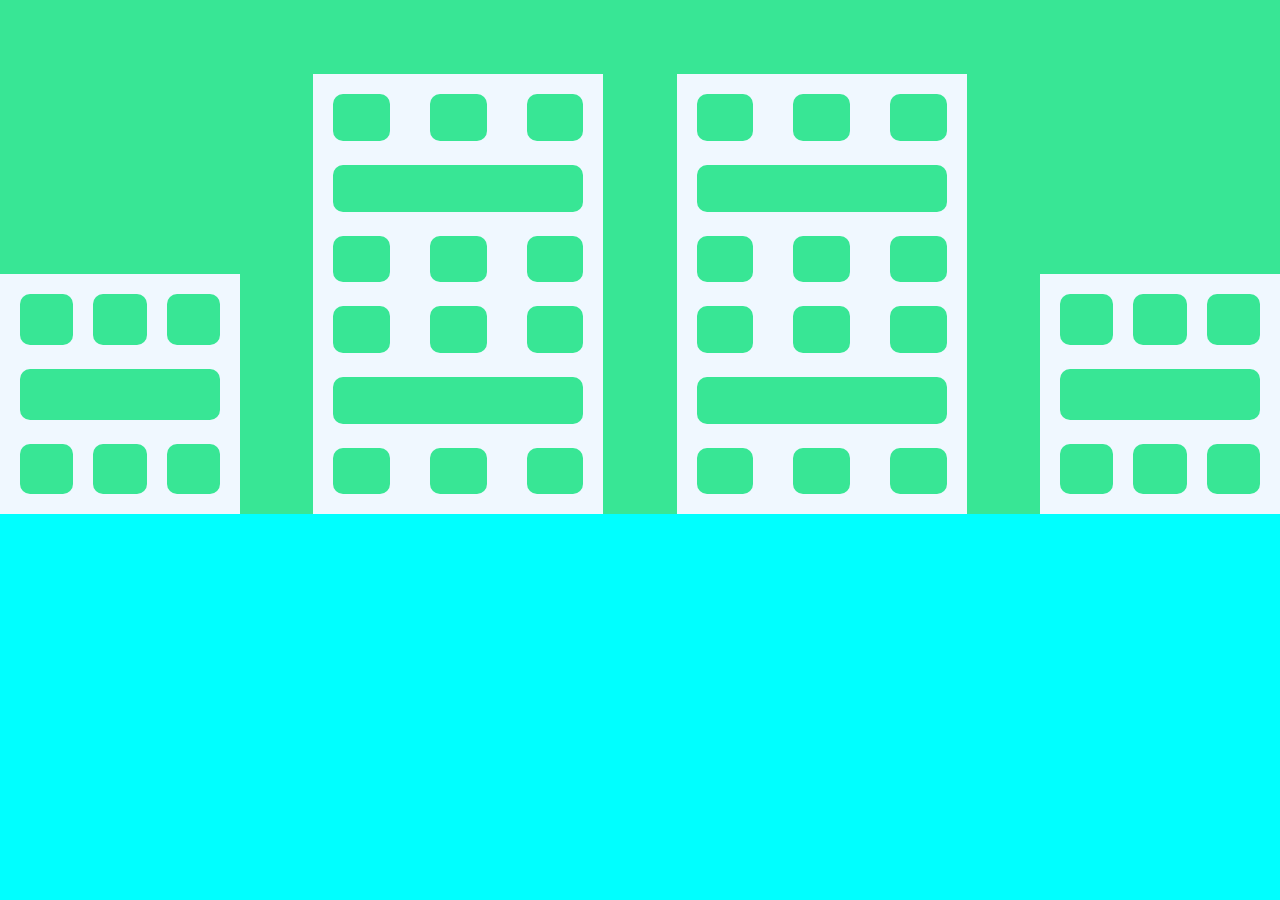
<file: Building/index.html>
<!DOCTYPE html>
<html lang="en">

<head>
    <meta charset="UTF-8">
    <meta http-equiv="X-UA-Compatible" content="IE=edge">
    <meta name="viewport" content="width=device-width, initial-scale=1.0">
    <link rel="stylesheet" href="style.css">
    <title>Document</title>
</head>

<body>
    <div class="container">
        <div class="firstbox">
            <div class="smallbuild">
                <div class="items">
                </div>
                <div class="items">
                </div>
                <div class="items">
                </div>
                <div class="items span-3">
                </div>
                <div class="items">
                </div>
                <div class="items">
                </div>
                <div class="items">
                </div>
            </div>
            <div class="bigbuild">
                <div class="items">
                </div>
                <div class="items">
                </div>
                <div class="items">
                </div>
                <div class="items span-3">
                </div>
                <div class="items">
                </div>
                <div class="items">
                </div>
                <div class="items">
                </div>
                <div class="items">
                </div>
                <div class="items">
                </div>
                <div class="items">
                </div>
                <div class="items span-3">
                </div>
                <div class="items">
                </div>
                <div class="items">
                </div>
                <div class="items">
                </div>
            </div>
            <div class="bigbuild">
                <div class="items">
                </div>
                <div class="items">
                </div>
                <div class="items">
                </div>
                <div class="items span-3">
                </div>
                <div class="items">
                </div>
                <div class="items">
                </div>
                <div class="items">
                </div>
                <div class="items">
                </div>
                <div class="items">
                </div>
                <div class="items">
                </div>
                <div class="items span-3">
                </div>
                <div class="items">
                </div>
                <div class="items">
                </div>
                <div class="items">
                </div>

            </div>
            <div class="smallbuild">
                <div class="items">
                </div>
                <div class="items">
                </div>
                <div class="items">
                </div>
                <div class="items span-3">
                </div>
                <div class="items">
                </div>
                <div class="items">
                </div>
                <div class="items">
                </div>
            </div>
        </div>
        <div class="secondbox">

        </div>
    </div>

</body>

</html>
</file>
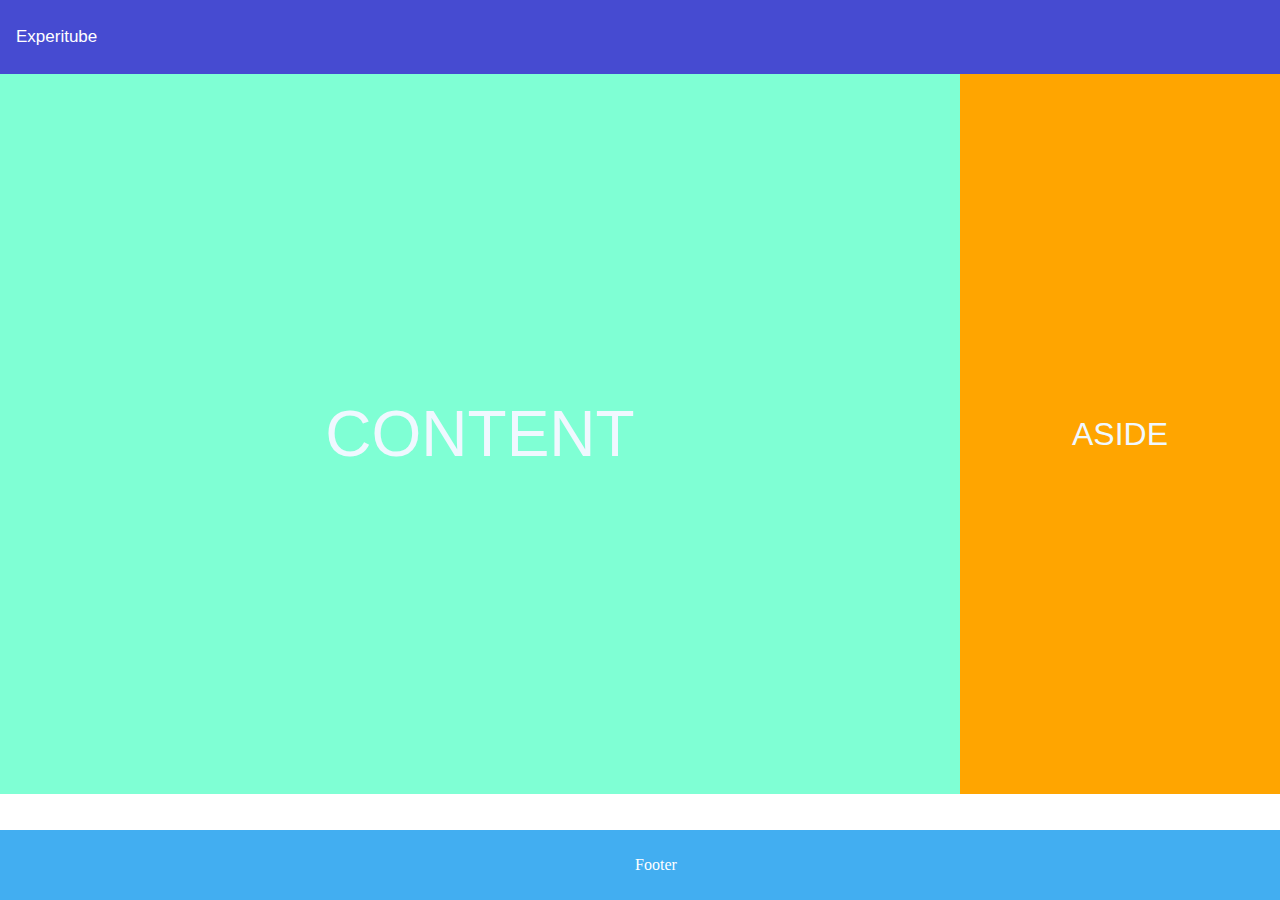
<file: Experitube/index.html>
<!DOCTYPE html>
<html lang="en">
<head>
    <meta charset="UTF-8">
    <meta http-equiv="X-UA-Compatible" content="IE=edge">
    <meta name="viewport" content="width=device-width, initial-scale=1.0">
    <title>Document</title>
    <link rel="stylesheet" href="style.css">
</head>
<body>
    <div class="topnav">
  <p>Experitube</p>
    </div>
  <div class="centrebox">
    <div class="leftbox">
        <p>CONTENT</p>
    </div>
    <div class="rightbox">
        <p>ASIDE</p>
    </div>

  </div>
  <div class="footer">
    <p>Footer</p>
</div>
</body>
</html>
</file>
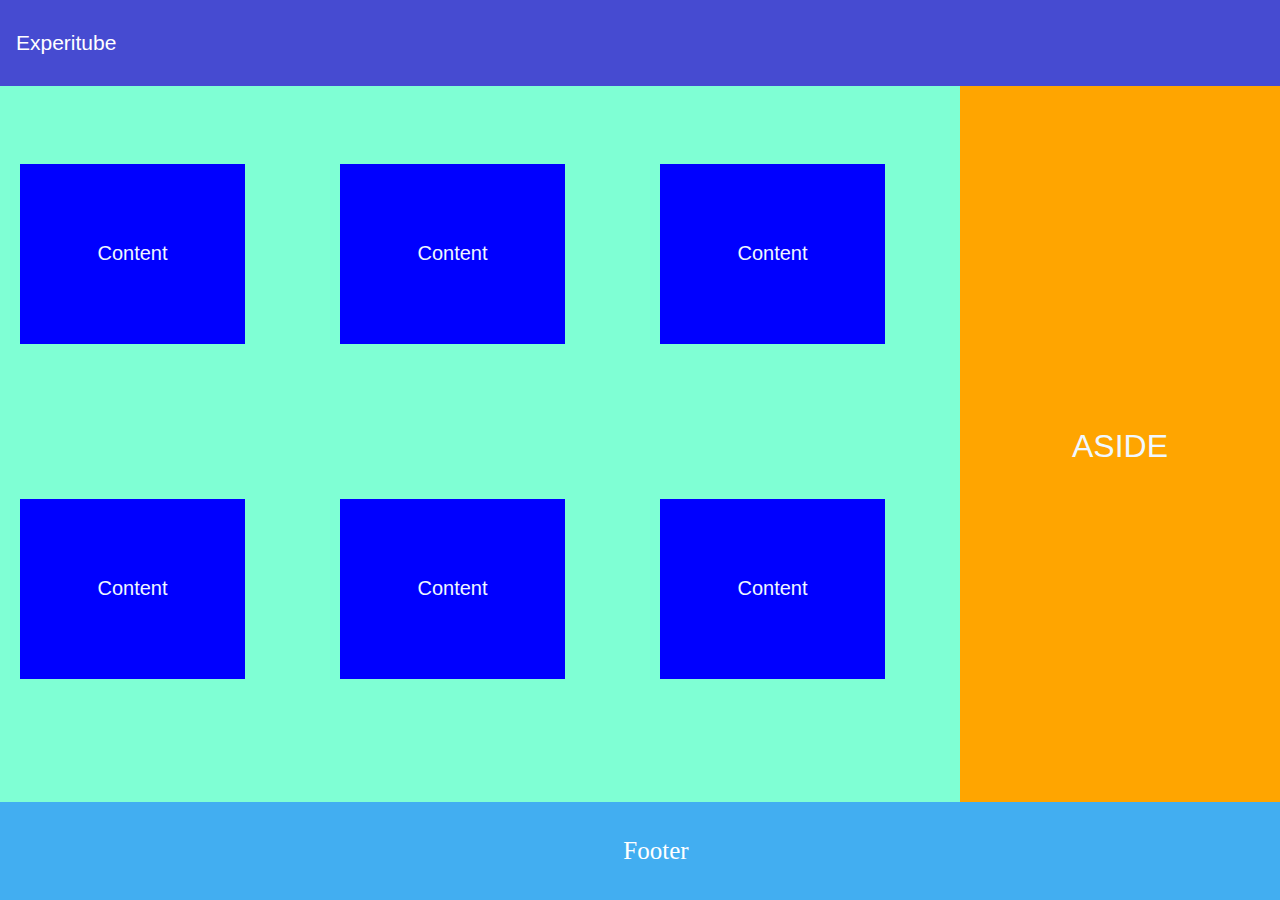
<file: Experitube2/index.html>
<!DOCTYPE html>
<html lang="en">
<head>
    <meta charset="UTF-8">
    <meta http-equiv="X-UA-Compatible" content="IE=edge">
    <meta name="viewport" content="width=device-width, initial-scale=1.0">
    <title>Document</title>
    <link rel="stylesheet" href="styles.css">
</head>
<body>
    <div class="topnav">
  <p>Experitube</p>
    </div>
  <div class="centrebox">
    <div class="leftbox">
        <div class="innerbox">
            <p>Content</p>
        </div>
        <div class="innerbox">
            <p>Content</p>
        </div>
        <div class="innerbox">
            <p>Content</p>
        </div>
        <div class="innerbox">
            <p>Content</p>
        </div>
        <div class="innerbox">
            <p>Content</p>
        </div>
        <div class="innerbox">
            <p>Content</p>
        </div>
    </div>
    <div class="rightbox">
        <p>ASIDE</p>
    </div>

  </div>
  <div class="footer">
    <p style="font-size: 25px;">Footer</p>
</div>
</body>
</html>
</file>
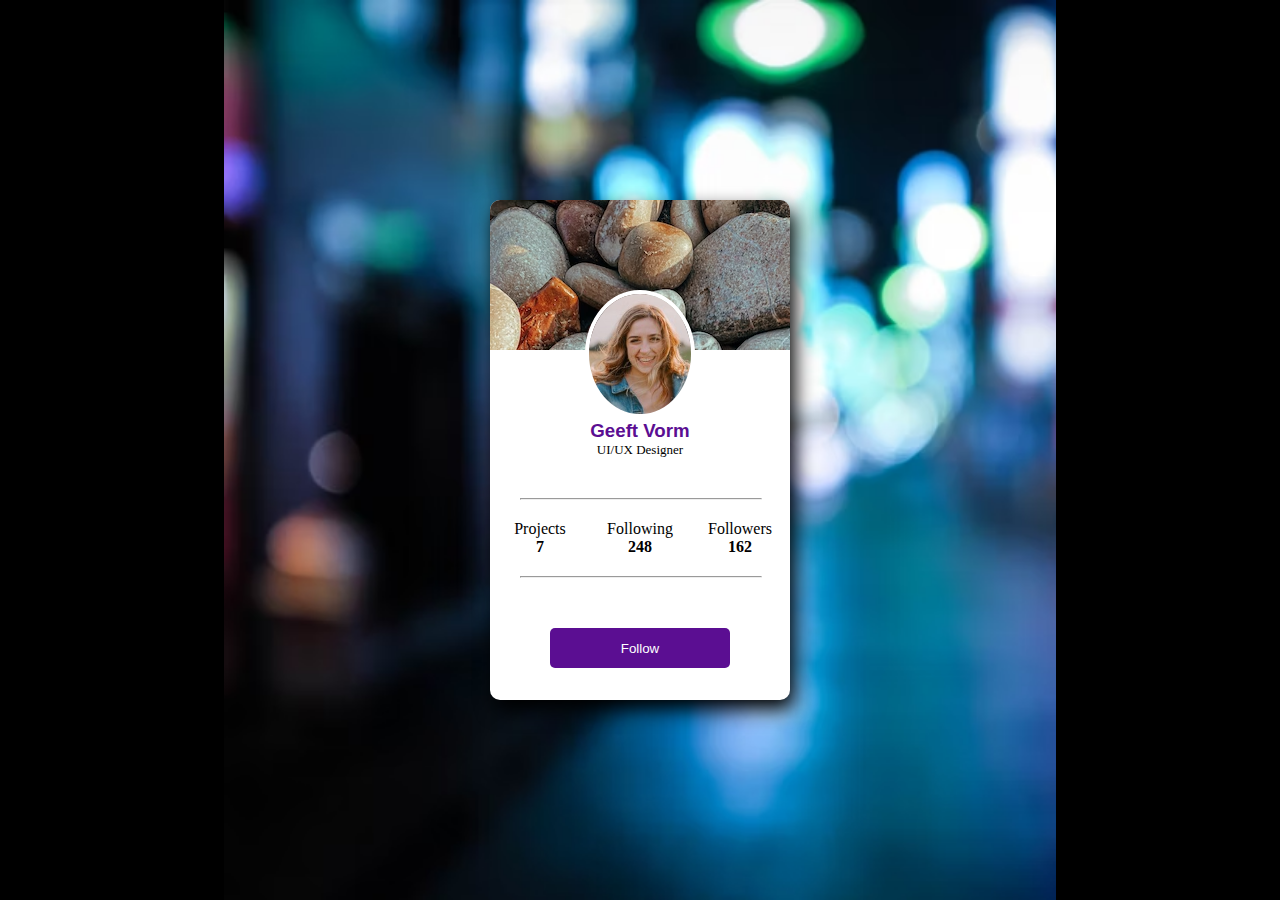
<file: Instagram/index.html>
<!DOCTYPE html>
<html lang="en">

<head>
    <meta charset="UTF-8">
    <meta http-equiv="X-UA-Compatible" content="IE=edge">
    <meta name="viewport" content="width=device-width, initial-scale=1.0">
    <title>Document</title>
    <link rel="stylesheet" href="style.css">
</head>

<body>
    <main>
        <div class="container">
            <div class="inbox">
                <div class="cover">

                </div>
                <div class="profile">
                    <img src="images/girl.jpg" class="profile" id="pic">
                </div>
                <h3>Geeft Vorm</h3>
                <p class="tagline">UI/UX Designer</p>
                <hr class="hr1">
                    <div class="lowerbody">
                    <p class="details1">Projects</p>
                    <p class="details1">Following</p>
                    <p class="details1">Followers</p>
                    <p class="details2">7</p>
                    <p class="details2">248</p>
                    <p class="details2">162</p>
                    </div>
                <hr class="hr2">
                <button class="btn">Follow</button>
                </div>
            </div>
        </div>
    </main>
</body>

</html>
</file>
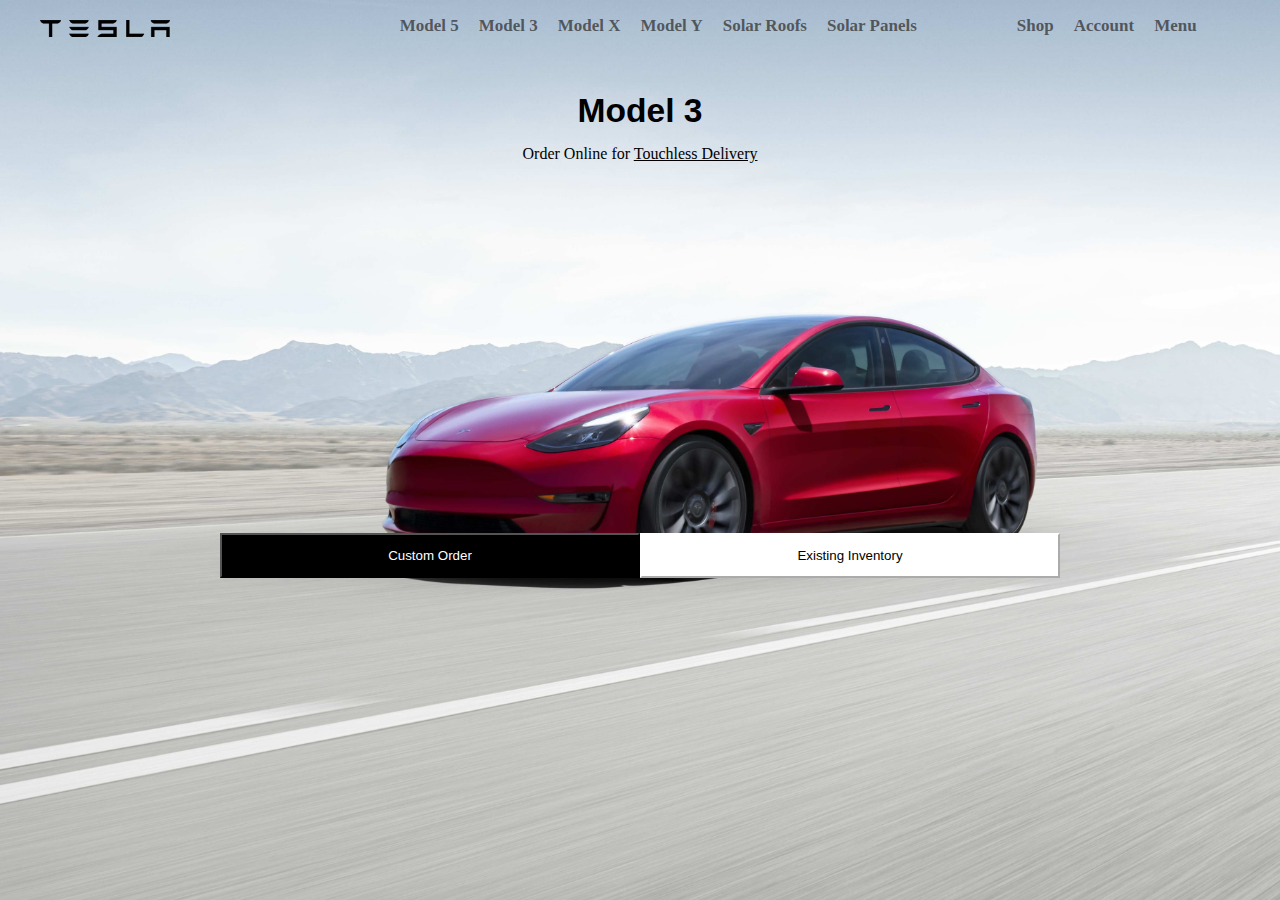
<file: Tesla/index.html>
<!DOCTYPE html>
<html lang="en">
<head>
    <meta charset="UTF-8">
    <meta http-equiv="X-UA-Compatible" content="IE=edge">
    <meta name="viewport" content="width=device-width, initial-scale=1.0">
    <title>Document</title>
    <link rel="stylesheet" href="style.css">
</head>
<body>
    <div class="container">
        <header class="navbar">
            <div class="logo">
                <img src="./image/logo.png" height="17px" style="margin-left: 40px; margin-top: 20px;">
            </div>
            <div class="midbar">
                    <a href="#">Model 5</a>
                    <a href="#">Model 3</a>
                    <a href="#">Model X</a>
                    <a href="#">Model Y</a>
                    <a href="#">Solar Roofs</a>
                    <a href="#">Solar Panels</a>
            </div>
            <div class="endbar">
                <a href="#">Shop</a>
                <a href="#">Account</a>
                <a href="#">Menu</a>
            </div>
        </header>
        <h3>Model 3</h3>
        <p>Order Online for <u>Touchless Delivery</u></p>
        <div class="buttons">
            <button class="black">Custom Order</button> 
            <button class="white">Existing Inventory</button>
        </div>
    </div>
</body>
</html>
</file>
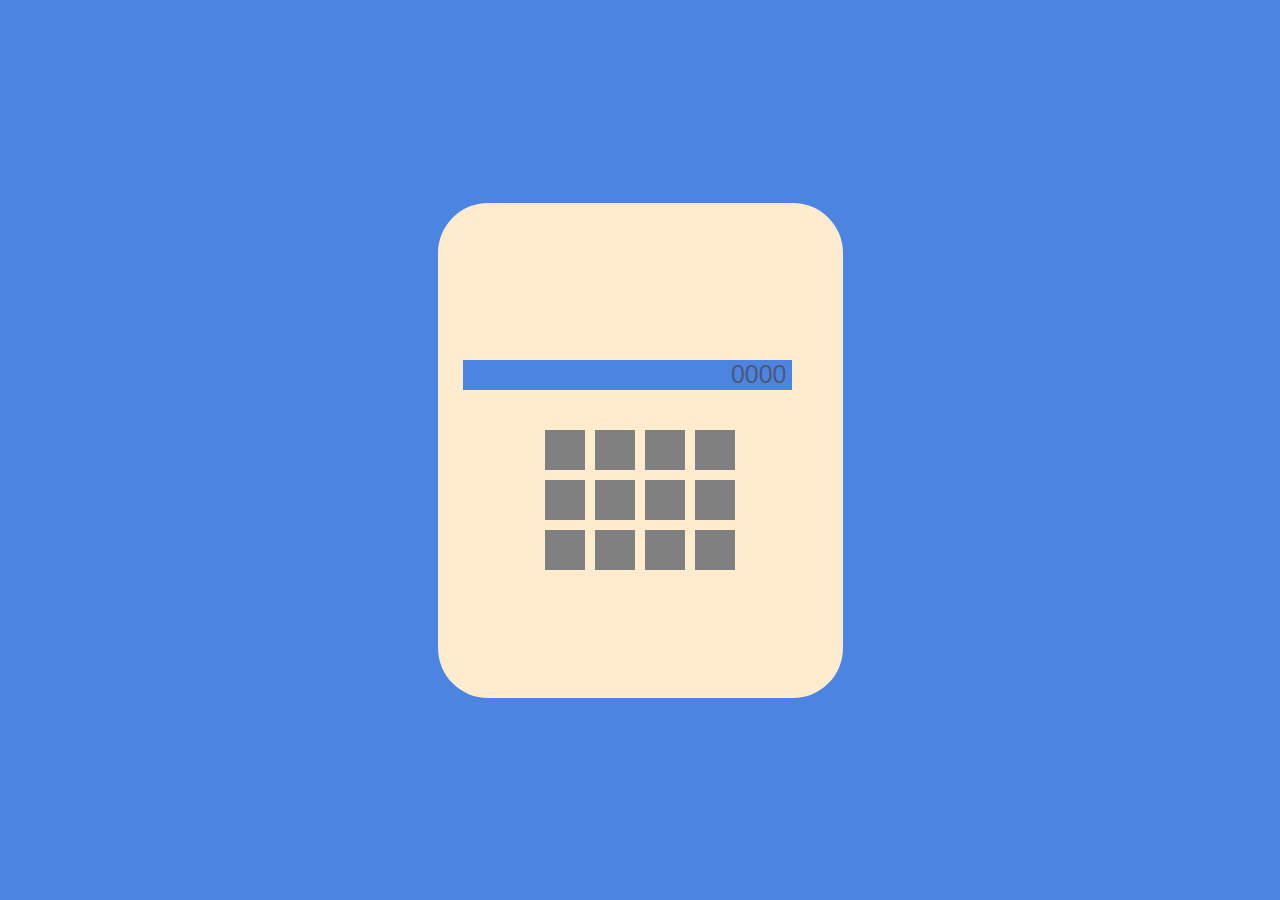
<file: Calculator/calculator.html>
<!DOCTYPE html>
<html lang="en">
<head>
    <meta charset="UTF-8">
    <meta http-equiv="X-UA-Compatible" content="IE=edge">
    <meta name="viewport" content="width=device-width, initial-scale=1.0">
    <title>Document</title>
    <link rel="stylesheet" href="calculator.css">
</head>
<body>
    <div class="container">
        <div class="box">
            <div class="screen">
                <p>0000</p>
            </div>
            <div class="lowerbody">
               <div class="buttons"></div>
               <div class="buttons"></div>
               <div class="buttons"></div>
               <div class="buttons"></div>
               <div class="buttons"></div>
               <div class="buttons"></div>
               <div class="buttons"></div>
               <div class="buttons"></div>
               <div class="buttons"></div>
               <div class="buttons"></div>
               <div class="buttons"></div>
               <div class="buttons"></div>
            </div>
        </div>
    </div>
</body>
</html>
</file>
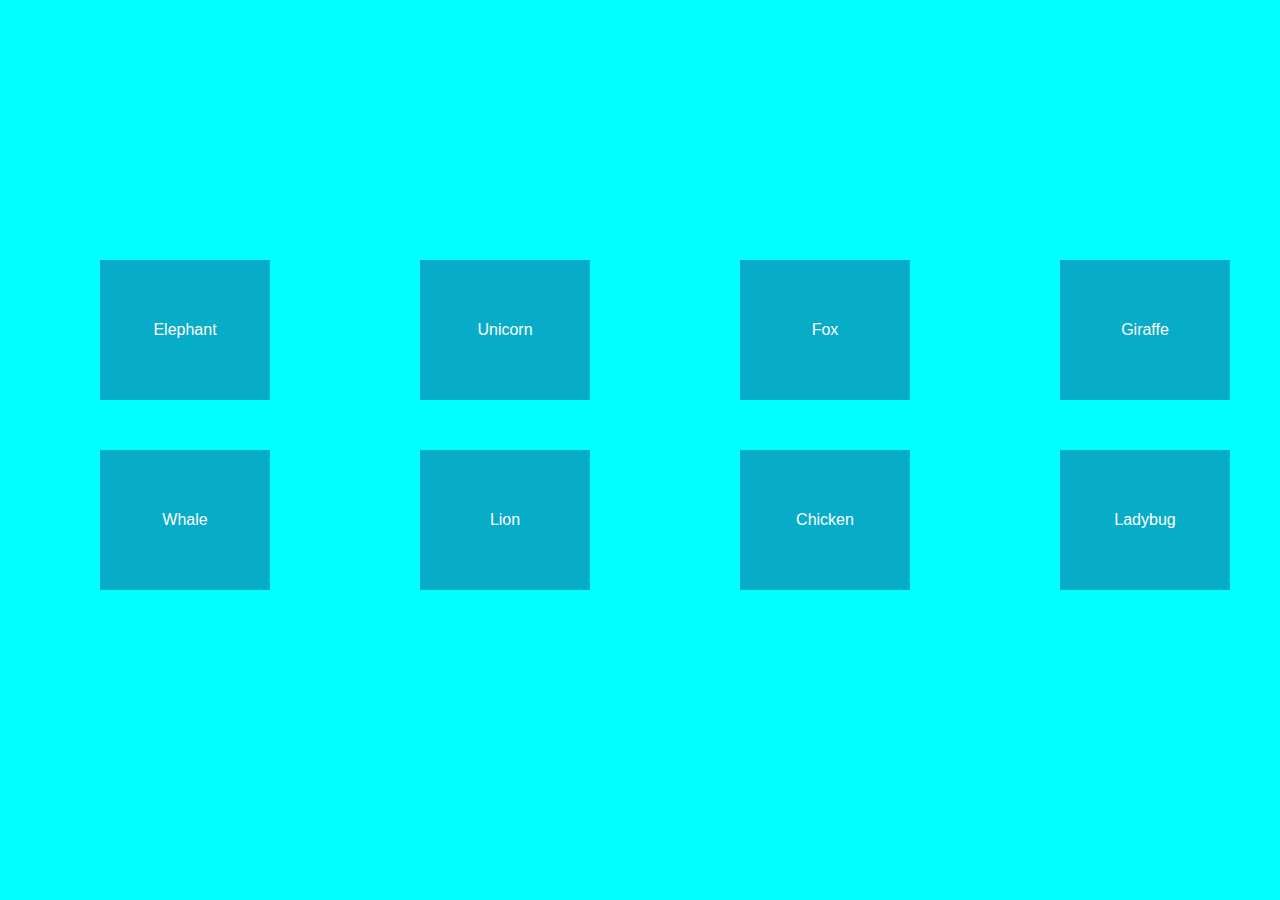
<file: Elephant/elephant.html>
<!DOCTYPE html>
<html lang="en">
<head>
    <meta charset="UTF-8">
    <meta http-equiv="X-UA-Compatible" content="IE=edge">
    <meta name="viewport" content="width=device-width, initial-scale=1.0">
    <title>Document</title>
    <link rel="stylesheet" href="elephant.css"> 
</head>
<body>
    <div class="container">
        <div>
            <div class="content">
                <p>Elephant</p>
            </div>
            <div class="content"> 
                <p>Whale</p>
            </div>
        </div>
        <div>
            <div class="content">  
                <p>Unicorn</p>
            </div>
            <div class="content">
                <p>Lion</p>
            </div>
        </div>
        <div>
            <div class="content">
                <p>Fox</p>
            </div>
            <div class="content">
                <p>Chicken</p>
            </div>
        </div>
        <div>
            <div class="content">
                <p>Giraffe</p>
            </div>
            <div class="content">
                <p>Ladybug</p>
            </div>
        </div>
    </div>
</body>
</html>
</file>
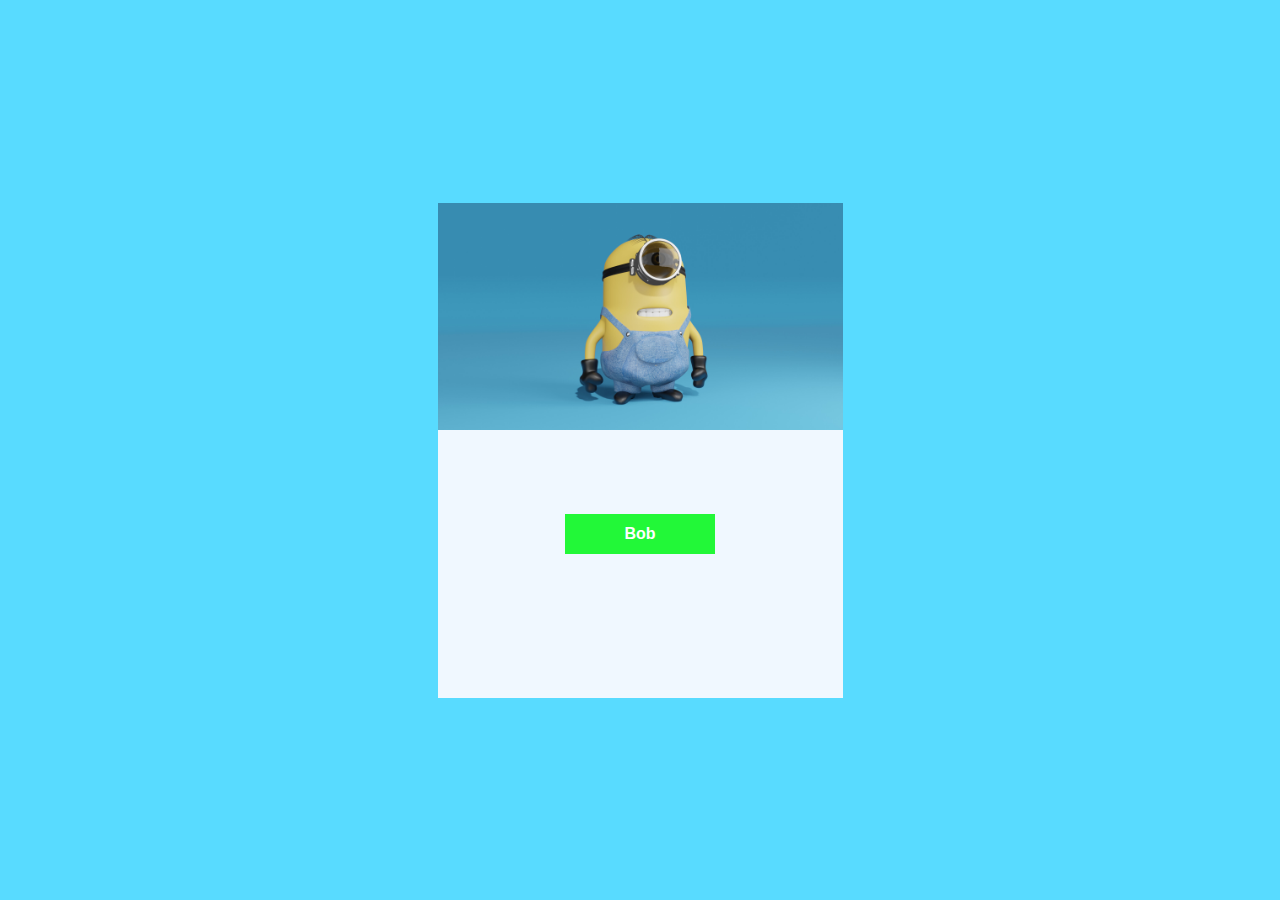
<file: Kevin-Minion/kevin.html>
<!DOCTYPE html>
<html lang="en">

<head>
    <meta charset="UTF-8">
    <meta http-equiv="X-UA-Compatible" content="IE=edge">
    <meta name="viewport" content="width=device-width, initial-scale=1.0">
    <title>Document</title>
    <link rel="stylesheet" href="kevin.css">
</head>

<body>
    <div class="box">
        <img src="./img/minion.jpg" width="100%">
        <div class="lower">
            <div class="innerbox">
                <p>Bob</p>
            </div>
        </div>
    </div>
    </div>
</body>

</html>
</file>
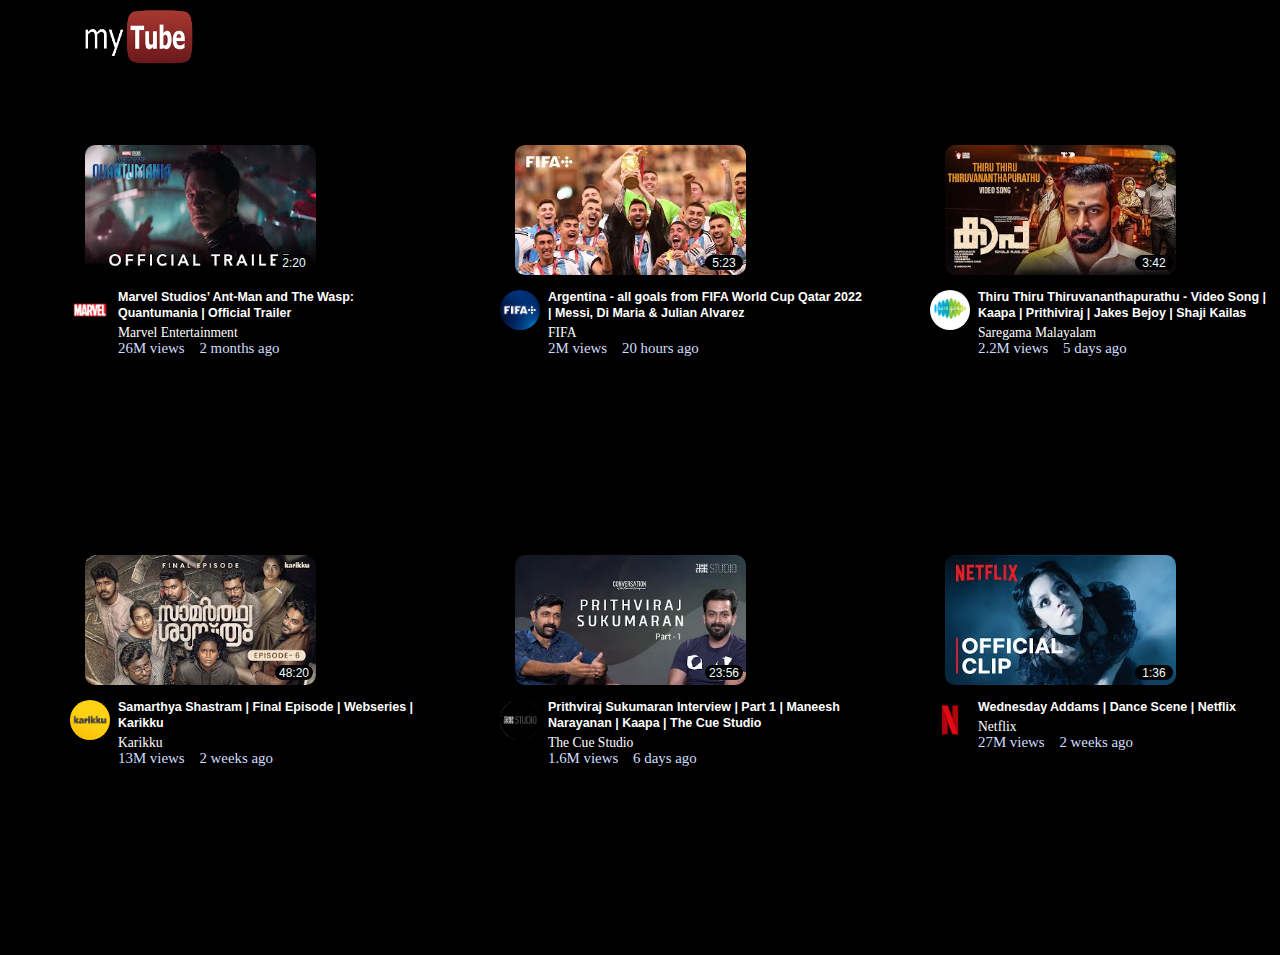
<file: Mytube/mytube.html>
<!DOCTYPE html>
<html lang="en">
<head>
    <meta charset="UTF-8">
    <meta http-equiv="X-UA-Compatible" content="IE=edge">
    <meta name="viewport" content="width=device-width, initial-scale=1.0">
    <title>MyTube</title>
    <link rel="stylesheet" href="mytube.css">
</head>
<body>
    <div class="navbar">
        <img class="logo" src="./img/logo.png" height="80px">
    </div>
    <div class="container">
        <div class="video">
            <img class="thumb" src="./img/ant.jpg">
            <div class="length">2:20</div>
            <img src="./img/marvel.jpg" alt="" class="channel">
            <div class="details">
                <p class="vidname">Marvel Studios’ Ant-Man and The Wasp: Quantumania | Official Trailer</p>
                <p class="chname">Marvel Entertainment</p>
                <p class="viddetails">26M views &ensp; 2 months ago</p>
            </div>
        </div>
        <div class="video">
            <img class="thumb" src="./img/arg.jpg">
            <div class="length">5:23</div>
            <img src="./img/fifa.jpg" alt="" class="channel">
            <div class="details">
                <p class="vidname">Argentina - all goals from FIFA World Cup Qatar 2022 | Messi, Di Maria & Julian Alvarez</p>
                <p class="chname">FIFA</p>
                <p class="viddetails">2M views &ensp; 20 hours ago</p>
            </div>
        </div>
        <div class="video">
            <img class="thumb" src="./img/kaapa.jpg">
            <div class="length">3:42</div>
            <img src="./img/saregama.jpg" alt="" class="channel">
            <div class="details">
                <p class="vidname">Thiru Thiru Thiruvananthapurathu - Video Song | Kaapa | Prithiviraj | Jakes Bejoy | Shaji Kailas</p>
                <p class="chname">Saregama Malayalam</p>
                <p class="viddetails">2.2M views &ensp; 5 days ago</p>
            </div>
        </div>
        <div class="video">
            <img class="thumb" src="./img/oppen.jpg">
            <div class="length">2:03</div>
            <img src="./img/universal.jpg" alt="" class="channel">
            <div class="details">
                <p class="vidname">Oppenheimer | Official Trailer | Christopher Nolan</p>
                <p class="chname">Universal Pictures</p>
                <p class="viddetails">36M views &ensp; 7 days ago</p>
            </div>
        </div>
        <div class="video">
            <img class="thumb" src="./img/samar.jpg">
            <div class="length">48:20</div>
            <img src="./img/karikku.jpg" alt="" class="channel">
            <div class="details">
                <p class="vidname">Samarthya Shastram | Final Episode | Webseries | Karikku</p>
                <p class="chname">Karikku</p>
                <p class="viddetails">13M views &ensp; 2 weeks ago</p>
            </div>
        </div>
        <div class="video">
            <img class="thumb" src="./img/prith.jpg">
            <div class="length">23:56</div>
            <img src="./img/thecue.jpg" alt="" class="channel">
            <div class="details">
                <p class="vidname">Prithviraj Sukumaran Interview | Part 1 | Maneesh Narayanan | Kaapa | The Cue Studio</p>
                <p class="chname">The Cue Studio</p>
                <p class="viddetails">1.6M views &ensp; 6 days ago</p>
            </div>
        </div>
        <div class="video">
            <img class="thumb" src="./img/wed.jpg">
            <div class="length">1:36</div>
            <img src="./img/netflix.jpg" alt="" class="channel">
            <div class="details">
                <p class="vidname">Wednesday Addams | Dance Scene | Netflix</p>
                <p class="chname">Netflix</p>
                <p class="viddetails">27M views &ensp; 2 weeks ago</p>
            </div>
        </div>
        <div class="video">
            <img class="thumb" src="./img/samar5.jpg">
            <div class="length">43:36</div>
            <img src="./img/karikku.jpg" alt="" class="channel">
            <div class="details">
                <p class="vidname">Samarthya Shastram | EP5 | Webseries | Karikku</p>
                <p class="chname">Karikku</p>
                <p class="viddetails">14M views &ensp; 3 weeks ago</p>
            </div>
        </div>
    </div>
</body>
</html>
</file>
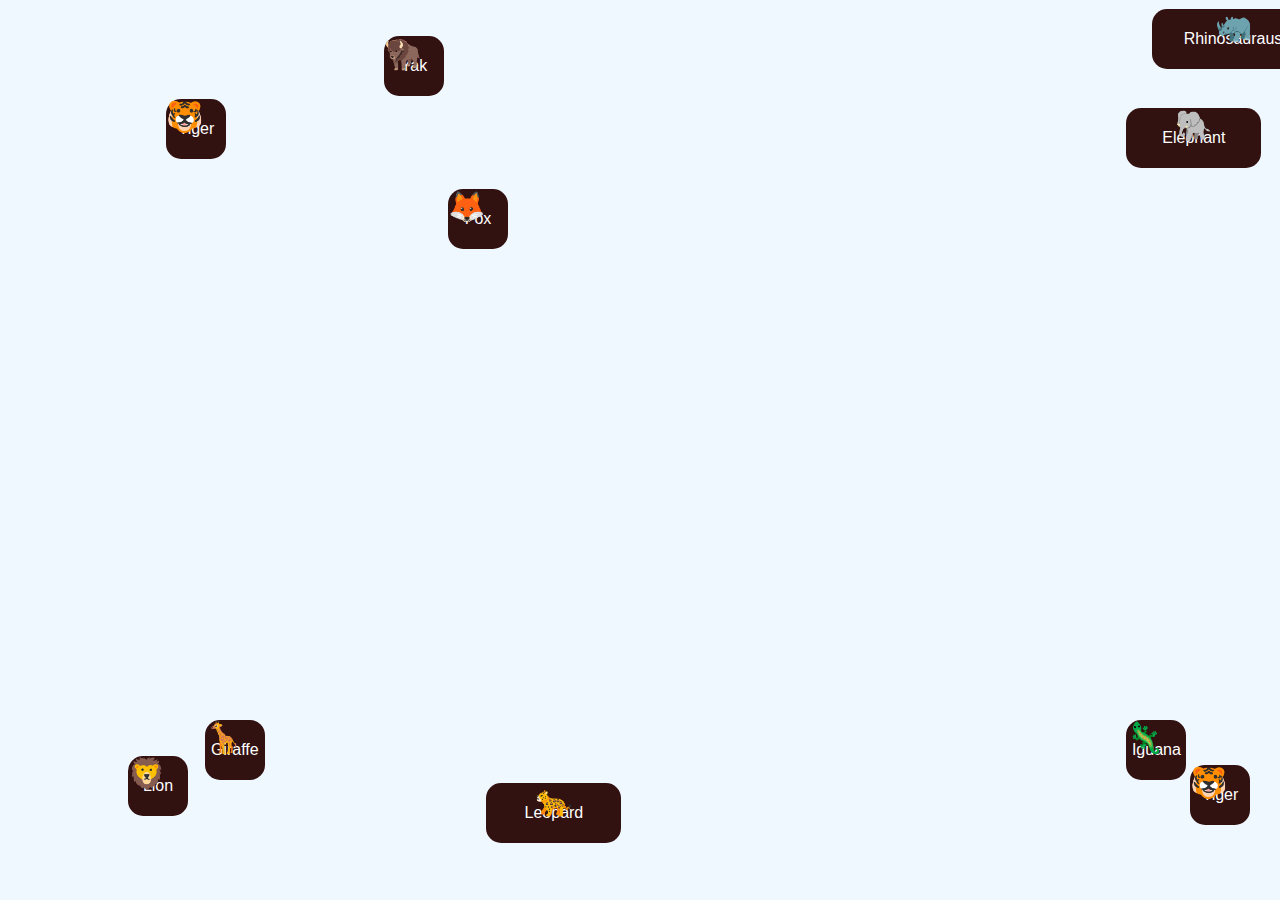
<file: Tiger/tiger.html>
<!DOCTYPE html>
<html lang="en">
<head>
    <meta charset="UTF-8">
    <meta http-equiv="X-UA-Compatible" content="IE=edge">
    <meta name="viewport" content="width=device-width, initial-scale=1.0">
    <title>Document</title>
    <link rel="stylesheet" href="tiger.css">
</head>
<body>
<div class="container">
    <div class="box box1">Tiger</div>
    <div class="box box2">Yak</div>
    <div class="box box3">Rhinosauraus</div>
    <div class="box box4">Fox</div>
    <div class="box box5">Elephant</div>
    <div class="box box6">Lion</div>
    <div class="box box7">Giraffe</div>
    <div class="box box8">Leopard</div>
    <div class="box box9">Iguana</div>
    <div class="box box10">Tiger</div>

</div>
<div class=" tig1">🐯</div>
<div class=" yak">🦬</div>
<div class=" rhino">🦏</div>
<div class=" fox">🦊</div>
<div class=" ele">🐘</div>
<div class=" lion">🦁</div>
<div class=" gir">🦒</div>
<div class=" leo">🐆</div>
<div class=" igu">🦎</div>
<div class=" tig2">🐯</div>
</body>
</html>
</file>
<file: Building/style.css>
*{
    margin: 0;
}
.container{
    height: 100vh;
    display: flex;
    flex-direction: column;
}
.firstbox{
    background-color: rgb(56, 230, 149);
    flex:4;
    display: flex;
    justify-content: space-between;
}
.secondbox{
    flex: 3;
    background-color: aqua;
}
.smallbuild{
    height: 200px;
    width: 200px;
    background-color: aliceblue;
    display: grid;
    margin-top: auto;
    grid-template-columns: 1fr 1fr 1fr;
    column-gap: 20px;
    row-gap: 24px;
    padding: 20px;
}
.bigbuild{
    background-color: aliceblue;
    height: 400px;
    width: 250px;
    display: grid;
    margin-top: auto;
    grid-template-columns: 1fr 1fr 1fr;
    column-gap: 40px;
    row-gap: 24px;
    padding: 20px;
}
.items{
    background-color: rgb(56, 230, 149);
    border-radius: 10px;
}
.span-3{
    grid-column: span 3;
}
</file>
<file: Experitube/style.css>
body{
    margin: 0;

}
.topnav {
    background-color: rgb(70, 75, 209);
    overflow: hidden;
  }
  .topnav p {
    float: left;
    color: #ffffff;
    text-align: center;
    padding: 10px 16px;
    text-decoration: none;
    font-size: 17px;
    font-family: Arial, Helvetica, sans-serif
  }
  .footer {
    position: fixed;
    display: flex;
    left: 0;
    justify-content: center;
    bottom: 0;
    width: 100%;
    background-color: rgb(66, 174, 241);
    color: white;
    padding: 10px 16px;
    text-align: center;
 }
 .centrebox {
    display: flex;
    padding: 0px;
    min-height: 80vh; /* Should be removed. Only for demonstration */
  }
  
  .leftbox {
    background-color: aquamarine;
    width: 75%;
    display: flex;
    align-items: center;
    justify-content: center;
    font-size: 4em;
    font-family: Arial, Helvetica, sans-serif;
    color: aliceblue;
  }
  
  .rightbox {
    background-color: orange;
    width: 25%;
    display: flex;
    align-items: center;
    justify-content: center;
    font-size: 2em;
    font-family: Arial, Helvetica, sans-serif;
    color: aliceblue;
  }
</file>
<file: Experitube2/styles.css>
body{
    margin: 0;

}
.topnav {
    background-color: rgb(70, 75, 209);
    overflow: hidden;
  }
  .topnav p {
    float: left;
    color: #ffffff;
    text-align: center;
    padding: 10px 16px;
    text-decoration: none;
    font-size: 21px;
    font-family: Arial, Helvetica, sans-serif;
  }
  .footer {
    position: fixed;
    display: flex;
    left: 0;
    justify-content: center;
    bottom: 0;
    width: 100%;
    background-color: rgb(66, 174, 241);
    color: white;
    padding: 10px 16px;
    text-align: center;
 }
 .centrebox {
    display: flex;
    padding: 0px;
    min-height: 80vh; 
  }
  
  .leftbox {
    background-color: aquamarine;
    width: 75%;
    display: grid;
    grid-template-columns: 1fr 1fr 1fr;
    align-items: center;
    font-size: 20px;
    font-family: Arial, Helvetica, sans-serif;
    color: aliceblue;
    padding-bottom: 50px;
  }

  .innerbox{
    display: flex;
    justify-content: center;
    align-items: center;
    background-color: blue;
    height: 20vh;
    width: 25vh;
    margin-left: 20px;    
  }
  
  .rightbox {
    background-color: orange;
    width: 25%;
    display: flex;
    align-items: center;
    justify-content: center;
    font-size: 2em;
    font-family: Arial, Helvetica, sans-serif;
    color: aliceblue;
  }
</file>
<file: Instagram/style.css>
*{
    margin: 0;
}
main{
    display: flex;
    align-items: center;
    justify-content: center;
    background-color: black;
}
.container{
    height: 100vh;
    width: 65vw;
    background-image: url("images/bgimg.jpg");
    background-size: cover;
    display: flex;
    align-items: center;
    justify-content: center;
}
.inbox{
    height: 500px;
    width: 300px;
    margin: 50px;
    background-color: white;
    border-radius: 10px;
    box-shadow: 5px 10px 20px;
}
.cover{
    height: 30%;
    width: 100%;
    background-image: url("images/stone.jpg");
    border-top-left-radius: 10px;
    border-top-right-radius: 10px;
}
.profile{
    height: 120px;
    border-radius: 60%;
   
    display: flex;
    justify-content: center;
    margin-top: -30px;
}
#pic{
    border: 4px solid rgb(255, 255, 255);
}
h3{
    display: flex;
    justify-content: center;
    font-family:Arial, Helvetica, sans-serif;
    color: rgb(91, 14, 146); 
    margin-top: -20px;
}
p.tagline{
    font-size: 13px;
    display: flex;
    justify-content: center;
}
hr{
    background-color: rgba(95, 88, 88, 0.132);
}
hr.hr1{
    margin-top: 40px;
    width: 80%;
    margin-left: 30px;
}
hr.hr2{
    width: 80%;
    margin-left: 30px;
}
.lowerbody{
    display: grid;
    grid-template-columns: repeat(3, 1fr);
    margin-top: 20px;
    place-items: center;
    
    margin-bottom: 20px;
}
.btn{
    width: 60%;
    background-color: rgb(91, 14, 146);
    margin-top: 50px;
    margin-left: 60px;
    justify-content: center;
    display: flex;
    align-items: center;
    font-family: Arial, Helvetica, sans-serif;
    color: white;
    height: 40px;
    border: none;
    border-radius: 5px;
}
.details2{
    font-weight: bolder;
}
</file>
<file: Tesla/style.css>
*{
    margin: 0;
}
.container{
    background-image: url("image/teslacar.jpg");
    height: 100vh;
    background-size: cover;
}
.navbar{
    display: flex;
}
.midbar{
    display: flex;
    align-items: center;
    justify-content: center;
    padding-left: 220px;
}
a {
    /* float: left; */
    color: #282727b1;
    text-align: center;
    padding: 16px 10px;
    text-decoration: none;
    font-size: 17px;
    font-weight: 900;
  }
  .endbar{
    display: flex;
    justify-content: center;
    align-items: center;
    padding-left: 80px;
  }
  h3{
    text-align: center;
    font-size: 2.1em;
    padding-top: 40px;
    font-family: Arial, Helvetica, sans-serif;
  }
  p{
    text-align: center;
    padding-top: 15px;
  }
  .buttons{
    display: flex;
    justify-content: space-around;
  }
  .black{
    height: 5vh;
    width: 50vh;
    background-color: black;
    color: white;
    margin-top: auto;
    margin-left: 220px;
  }
  .white{
    height: 5vh;
    width: 50vh;
    background-color: white;
    color: black;
    border-color: white;
    margin-top: 370px;
    margin-right: 220px;
  }
</file>
<file: Calculator/calculator.css>
*{
    margin: 0;
}
.container{
    background-color: rgb(75, 133, 225);
    height: 100vh;
    display: flex;
    align-items: center;
    justify-content: center;
}
.box{
    background-color: blanchedalmond;
    height: 55vh;
    width: 45vh;
    flex-direction: column;
    border-radius: 50px;
    display: flex;
    justify-content: center;
}
.screen{
    background-color: rgb(75, 133, 225);
    height: 30px;
    margin-top: 30px;
    width: 80%;
    display: flex;
    justify-content: end;
    margin-left: 25px;
    margin-bottom: 40px;
    padding-right: 5px;

}
p{
    font-size: 25px;
    color: rgba(77, 68, 68, 0.71);
    font-family: Arial, Helvetica, sans-serif
}
.lowerbody{
    display: grid;
    justify-content: center;
    align-items: center;
    grid-template-columns: auto auto auto auto;
    column-gap: 10px;
    row-gap: 10px;
}
.buttons{
    background-color: grey;
    height: 40px;
    width: 40px;
}
</file>
<file: Elephant/elephant.css>
*{
    margin: 0;
    padding: 0;
}
.container{
    background-color: aqua;
    height: 100vh;
    display: flex;
    align-items: center ;
    justify-content:space-around;
}
.content{
    background-color: rgb(7, 172, 201);
    height: 120px;
    width: 150px;
    padding: 10px;
    margin-left: 50px;
    margin-bottom: 50px;
    display: flex;
    align-items: center ;
    justify-content: center;
    font-family: Arial, Helvetica, sans-serif;
    color: white;
}
</file>
<file: Kevin-Minion/kevin.css>
body{
    margin: 0;
    background-color: rgba(0, 200, 255, 0.655);
    height: 100vh;
    display: flex;
    align-items: center;
    justify-content: center;
}
.box
{
    background-color: aliceblue;
    height: 55vh;
    width: 45vh;
}
.lower
{
    display: flex;
    align-items: center;
    justify-content: center;
}
.innerbox
{
    height: 40px;
    width: 150px;
    background-color: rgb(34, 248, 56);
    display: flex;
    justify-content: center;
    margin-top: 80px ;
    align-items: center;

}
p{
    font-family: Arial, Helvetica, sans-serif;
    color: white;
    font-weight: bold;
}
</file>
<file: Mytube/mytube.css>
*{
    margin: 0;
    background-color: black;

}
.navbar{
    height: 15vh;
    margin-bottom: 10px;
}
.logo{
    margin-left: 50px;
}
.container{
    display: grid;
    grid-template-columns: 1fr 1fr 1fr 1fr;
    grid-row-gap: 10px;
    height: 90vh;
    margin-left: 50px;
    margin-right: 50px;
}
.video{
    position: relative;
    width: 50vh;
    margin-right: -10px;
    margin-left: -10px;

}

.thumb{
    height: 130px;
    border-radius: 10px;
    margin-left: 45px;
    position: absolute;
}
.length{
    top: 110px;
    left: 235px;
    align-items: center;
    display: flex;
    justify-content: center;
    border-radius: 10px;
    position: absolute;
    height: 15px;
    width: 38px;
    background-color: black;
    color: azure;
    font-family: Arial, Helvetica, sans-serif;
    font-size: 12px;
} 
.channel{
    position: relative;
    height: 40px;
    border-radius: 20px;
    top:145px;
    left: 30px;
}
.details{
    position: relative;
    top: 100px;
    left: 78px;
    width: 35vh;
}
p.vidname{
    color: rgb(255, 255, 255);
    font-family: Arial, Helvetica, sans-serif;
    font-size: 78%;
    line-height: 130%;
    font-weight: bold;
}
p.chname{
    color: rgb(255, 255, 255);
    line-height: 175%;
    font-size: 85%;
}
p.viddetails{
    color: rgb(208, 222, 253);
    font-size: 93%;
    line-height: 50%;
}
</file>
<file: Tiger/tiger.css>
*{
    margin: 0;
}
.container{
    background-color:aliceblue;
    height: 100vh;
    width: 100vw;
    position: absolute;
}
.box{
    color: white;
    height: 60px;
    width: 60px;
    background-color: rgb(50, 17, 17);
    border-radius: 15px;
    display: flex;
    justify-content: center;
    align-items: center;
    font-family: Arial, Helvetica, sans-serif;

}

.box1{
    position: absolute;
    top: 11vh;
    left: 13vw;
}
.box2 {
    position: absolute;
    top: 4vh;
    left: 30vw;
}
.box3 {
    position: absolute;
    top: 1vh;
    left: 90vw;
    width: 18vh;
}
.box4 {
    position: absolute;
    top: 21vh;
    left: 35vw;
}
.box5 {
    position: absolute;
    top: 12vh;
    left: 88vw;
    width: 15vh;
}
.box6 {
    position: absolute;
    top: 84vh;
    left: 10vw;
}
.box7 {
    position: absolute;
    top: 80vh;
    left: 16vw;
}
.box8 {
    position: absolute;
    top: 87vh;
    left: 38vw;
    width: 15vh;
}
.box9 {
    position: absolute;
    top: 80vh;
    left: 88vw;
}
.box10 {
    position: absolute;
    top: 85vh;
    left: 93vw;
}
.tig1{
    position: absolute;
    top: 11vh;
    left: 13vw;
    display: flex;
    align-items: center;
    justify-content: center;
    font-size: 30px;
}
.yak {
    position: absolute;
    top: 4vh;
    left: 30vw;
    display: flex;
    align-items: center;
    justify-content: center;
    font-size: 30px;
}
.rhino {
    position: absolute;
    top: 1vh;
    left: 90vw;
    width: 18vh;
    display: flex;
    align-items: center;
    justify-content: center;
    font-size: 30px;
}
.fox{
    position: absolute;
    top: 21vh;
    left: 35vw;
    display: flex;
    align-items: center;
    justify-content: center;
    font-size: 30px;
}
.ele{
    position: absolute;
    top: 12vh;
    left: 88vw;
    width: 15vh;
    display: flex;
    align-items: center;
    justify-content: center;
    font-size: 30px;
}
.lion{
    position: absolute;
    top: 84vh;
    left: 10vw;
    display: flex;
    align-items: center;
    justify-content: center;
    font-size: 30px;
}
.gir{
    position: absolute;
    top: 80vh;
    left: 16vw;
    display: flex;
    align-items: center;
    justify-content: center;
    font-size: 30px;
}
.leo{
    position: absolute;
    top: 87vh;
    left: 38vw;
    width: 15vh;
    display: flex;
    align-items: center;
    justify-content: center;
    font-size: 30px;
}
.igu{
    position: absolute;
    top: 80vh;
    left: 88vw;
    display: flex;
    align-items: center;
    justify-content: center;
    font-size: 30px;
}
.tig2{
    position: absolute;
    top: 85vh;
    left: 93vw;
    display: flex;
    align-items: center;
    justify-content: center;
    font-size: 30px;
}
</file>
